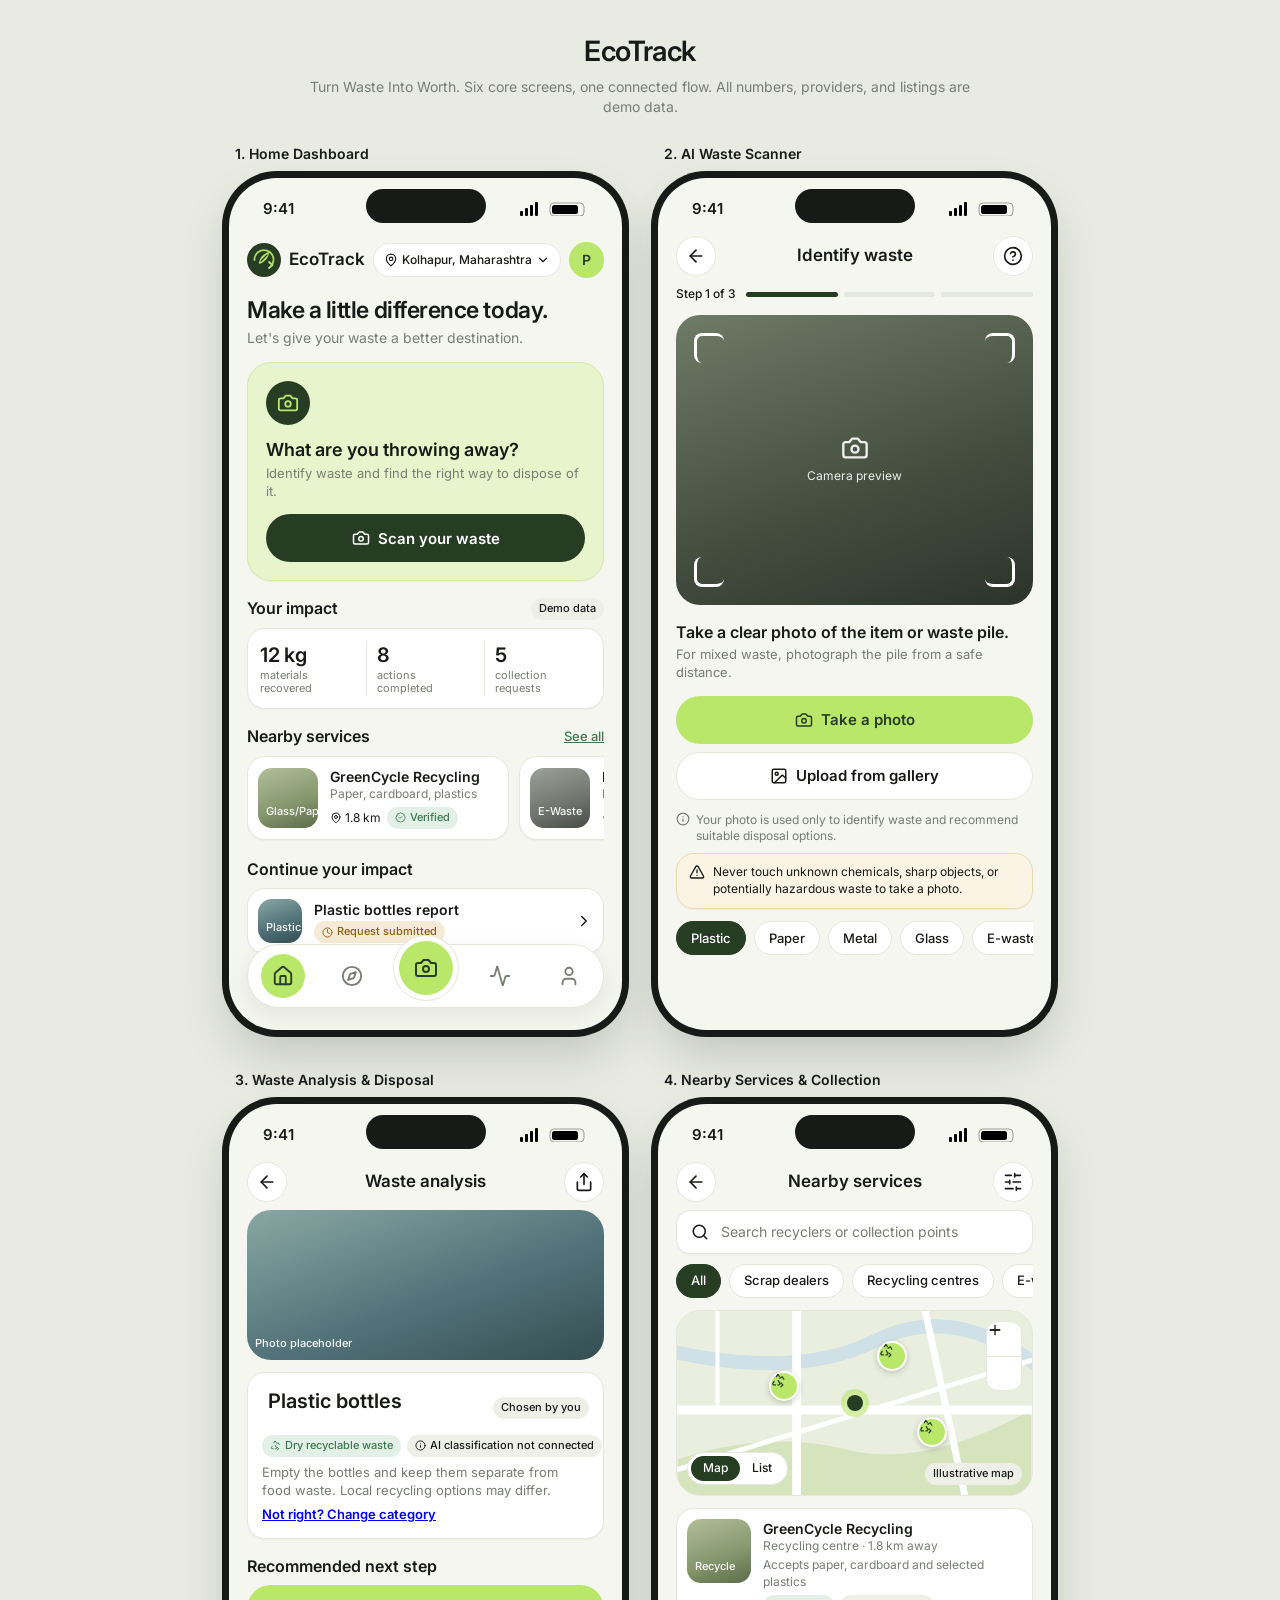
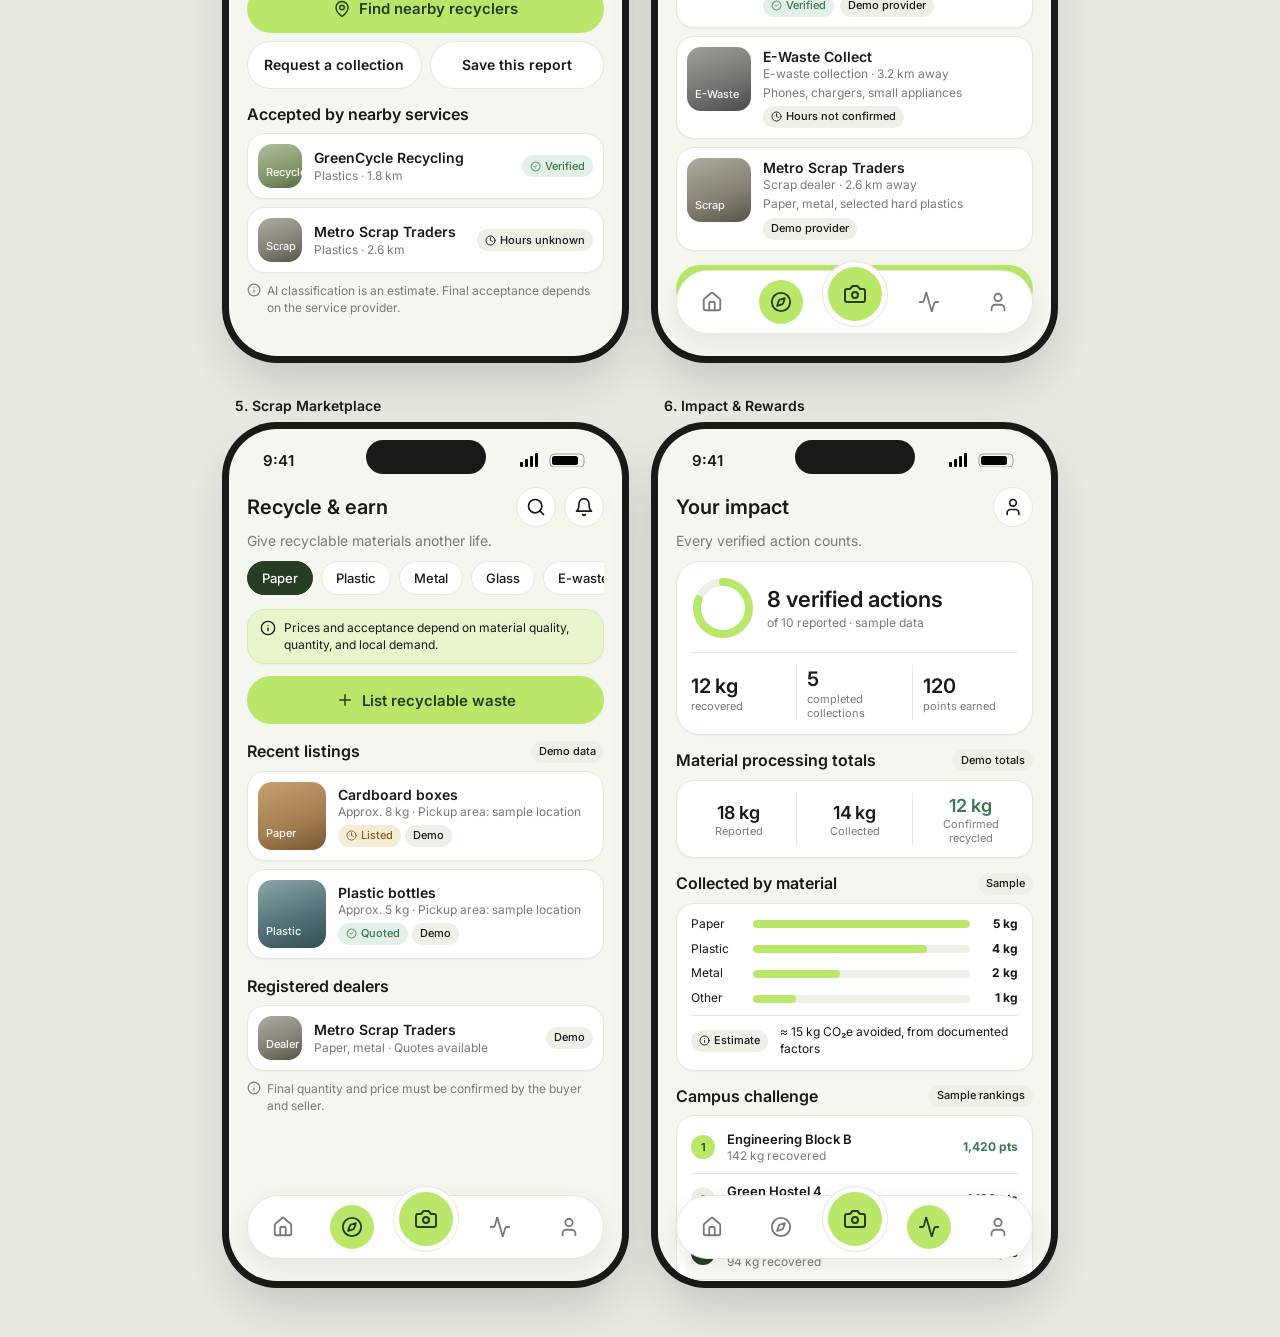
<file: prototype.html>
<!DOCTYPE html>
<html lang="en">
<head>
<meta charset="utf-8">
<meta name="viewport" content="width=device-width, initial-scale=1, viewport-fit=cover">
<title>EcoTrack – Turn Waste Into Worth</title>
<link rel="preconnect" href="https://fonts.googleapis.com">
<link href="https://fonts.googleapis.com/css2?family=Inter:wght@400;500;600&display=swap" rel="stylesheet">
<style>
:root{
  --bg:#F5F6F0;
  --tx:#171A16;
  --mu:#777D74;
  --br:#B9E769;
  --dk:#263D24;
  --bd:#E5E8DE;
  --ok:#3C7950;
  --wn:#B98532;
  --tint:#E8F5CC;
  box-sizing:border-box;
  padding-top:env(safe-area-inset-top,0px);
  padding-bottom:env(safe-area-inset-bottom,0px);
  color-scheme:light;
}
html{scroll-padding-top:env(safe-area-inset-top,0px)}
*,*::before,*::after{box-sizing:border-box;margin:0}
body{font:400 14px/1.4 Inter,system-ui,-apple-system,"Segoe UI",sans-serif;background:#E9EBE3;color:var(--tx)}
button{font:inherit;color:inherit;cursor:pointer}
.top{text-align:center;padding:32px 16px 0}
.top h1{font-size:28px;font-weight:600;letter-spacing:-.02em}
.top p{color:var(--mu);margin-top:6px;max-width:680px;margin-inline:auto}
.grid{display:grid;gap:40px 36px;justify-content:center;padding:28px 16px 56px;--s:1}
.cell h3{font-size:14px;font-weight:600;margin:0 0 14px 6px}
.wrap{width:calc(393px*var(--s));height:calc(852px*var(--s))}
.phone{
  width:393px;
  height:852px;
  border-radius:48px;
  background:var(--bg);
  position:relative;
  overflow:hidden;
  transform:scale(var(--s));
  transform-origin:0 0;
  box-shadow:0 0 0 7px #171A16,0 24px 48px rgba(23,26,22,.18);
  display:flex;
  flex-direction:column;
}
.phone::before{content:"";position:absolute;top:11px;left:50%;width:120px;height:34px;margin-left:-60px;border-radius:20px;background:#171A16;z-index:6}
.sb{flex:none;height:54px;display:flex;justify-content:space-between;align-items:center;padding:8px 34px 0;font-weight:600;font-size:15px;z-index:5}
.hd{flex:none;display:flex;align-items:center;justify-content:space-between;height:48px;padding:0 18px;gap:8px;z-index:5}
.hd h2{font-size:17px;font-weight:600}
.rb{width:40px;height:40px;border-radius:50%;background:#fff;border:1px solid var(--bd);display:grid;place-items:center;flex:none}
.bd{
  flex:1;
  overflow-y:auto;
  overflow-x:hidden;
  padding:0 18px 24px;
  -webkit-overflow-scrolling:touch;
  scrollbar-width:none;
}
.bd.has-nav{padding-bottom:102px}
.bd::-webkit-scrollbar{display:none}
.c{background:#fff;border:1px solid var(--bd);border-radius:18px;padding:14px;box-shadow:0 1px 2px rgba(23,26,22,.04)}
.c.l{border-radius:24px;padding:18px}
.sec{display:flex;justify-content:space-between;align-items:center;margin:16px 0 8px}
.sec h4{font-size:16px;font-weight:600}
.sec a{font-size:13px;font-weight:500;color:var(--ok)}
.mu{color:var(--mu)}.sm{font-size:12px}
.b{display:flex;align-items:center;justify-content:center;gap:8px;height:48px;width:100%;border-radius:999px;font-weight:600;font-size:15px;border:1px solid transparent}
.b.p{background:var(--br);color:var(--dk)}
.b.s{background:#fff;border-color:var(--bd)}
.b.d{background:var(--dk);color:#fff}
.bg{display:inline-flex;align-items:center;gap:4px;height:22px;padding:0 8px;border-radius:99px;font-size:11px;font-weight:500;background:#EEF0E8;white-space:nowrap}
.bg.ok{background:#E3F0E7;color:var(--ok)}
.bg.wn{background:#F6EBD6;color:#8A5F18}
.im{border-radius:14px;position:relative;overflow:hidden;display:flex;align-items:flex-end;padding:8px;color:rgba(255,255,255,.95);font-size:11px;font-weight:500;flex:none}
.pl{background:linear-gradient(160deg,#89A7A3,#53737A 55%,#344E52)}
.cb{background:linear-gradient(160deg,#C5A16F,#A47D4F 60%,#755632)}
.ew{background:linear-gradient(160deg,#9CA199,#6F756E 60%,#464B45)}
.st{background:linear-gradient(160deg,#B2BF99,#84966C 60%,#5B6C49)}
.mt{background:linear-gradient(160deg,#B0ABA0,#847F72 60%,#575247)}
.og{background:linear-gradient(160deg,#87AB73,#5C8447 60%,#3B5B28)}
.mx{background:linear-gradient(160deg,#B09A92,#7C665F 60%,#523F39)}
.row{display:flex;align-items:center;gap:12px}
.row .f{flex:1;min-width:0}
.nm{font-weight:600;font-size:14px}
.chips{display:flex;gap:8px;overflow-x:auto;scrollbar-width:none;white-space:nowrap;padding-bottom:2px}
.chips::-webkit-scrollbar{display:none}
.ch{height:34px;padding:0 14px;border-radius:99px;background:#fff;border:1px solid var(--bd);display:inline-flex;align-items:center;font-size:13px;font-weight:500;flex:none}
.ch.on{background:var(--dk);color:#fff;border-color:var(--dk)}
.nv{position:absolute;left:18px;right:18px;bottom:22px;height:64px;background:#fff;border:1px solid var(--bd);border-radius:999px;display:flex;align-items:center;justify-content:space-around;box-shadow:0 8px 24px rgba(23,26,22,.08);z-index:5}
.ni{width:44px;height:44px;border-radius:50%;display:grid;place-items:center;color:var(--mu);background:none;border:0}
.ni.on{background:var(--br);color:var(--dk)}
.ni.sc{width:54px;height:54px;background:var(--br);color:var(--dk);margin-top:-16px;box-shadow:0 0 0 5px #fff,0 0 0 6px var(--bd)}
.vf{height:290px;border-radius:24px;position:relative;background:linear-gradient(160deg,#6E7B66,#434D3E 60%,#2C342A);display:grid;place-items:center;color:rgba(255,255,255,.9);font-size:12px;overflow:hidden}
.vf s{position:absolute;width:30px;height:30px;border:3px solid #fff;border-radius:8px}
.vf .a{top:18px;left:18px;border-right:0;border-bottom:0}.vf .b2{top:18px;right:18px;border-left:0;border-bottom:0}
.vf .c2{bottom:18px;left:18px;border-right:0;border-top:0}.vf .d2{bottom:18px;right:18px;border-left:0;border-top:0}
.map{height:186px;border-radius:24px;position:relative;overflow:hidden;background:#E9EEDF;border:1px solid var(--bd)}
.map svg{position:absolute;inset:0}
.mk{position:absolute;width:30px;height:30px;border-radius:50%;background:var(--br);border:2px solid #fff;display:grid;place-items:center;color:var(--dk);box-shadow:0 2px 6px rgba(23,26,22,.2)}
.me{position:absolute;width:16px;height:16px;border-radius:50%;background:var(--dk);box-shadow:0 0 0 6px rgba(185,231,105,.6),0 0 0 2px #fff}
.zm{position:absolute;right:10px;top:10px;display:flex;flex-direction:column;background:#fff;border:1px solid var(--bd);border-radius:12px;overflow:hidden}
.zm span{width:34px;height:34px;display:grid;place-items:center;cursor:pointer}
.tg{position:absolute;left:10px;bottom:10px;display:flex;background:#fff;border:1px solid var(--bd);border-radius:99px;padding:3px;font-size:12px;font-weight:500}
.tg span{padding:4px 12px;border-radius:99px;cursor:pointer}.tg .on{background:var(--dk);color:#fff}
.bar{height:8px;border-radius:99px;background:#EEF0E8;overflow:hidden}.bar i{display:block;height:100%;background:var(--br);border-radius:99px}
.stat{flex:1;text-align:left}.stat b{display:block;font-size:20px;font-weight:600;letter-spacing:-.01em}.stat span{font-size:11px;color:var(--mu);line-height:1.25;display:block}
.dv{width:1px;align-self:stretch;background:var(--bd)}
.wnc{background:#FBF4E4;border-color:#EBD9B0}
.phone .c.row,.ch{cursor:pointer}
.phone.hl{animation:hl 1.4s}@keyframes hl{0%,60%{outline:4px solid #B9E769;outline-offset:12px}100%{outline:4px solid transparent;outline-offset:12px}}
@media (prefers-reduced-motion:reduce){.phone.hl{animation:none}}
.toast{position:fixed;left:50%;bottom:calc(24px + env(safe-area-inset-bottom,0px));transform:translate(-50%,20px);background:var(--dk);color:#fff;padding:10px 18px;border-radius:99px;font-size:13px;opacity:0;pointer-events:none;transition:.2s;z-index:100;max-width:90vw;text-align:center;box-shadow:0 8px 24px rgba(0,0,0,.2)}.toast.on{opacity:1;transform:translate(-50%,0)}
.ov{position:absolute;inset:0;background:rgba(23,26,22,.45);z-index:20;display:flex;align-items:flex-end}
.sh{background:#fff;border-radius:24px 24px 0 0;padding:20px 18px 28px;width:100%;max-height:85%;overflow-y:auto}
.sh label{display:block;font-size:12px;font-weight:500;color:var(--mu);margin:10px 0 4px}
.sh select,.sh input,.sh textarea{width:100%;height:44px;border:1px solid var(--bd);border-radius:14px;padding:0 12px;font:inherit;background:#fff;color:var(--tx)}
.sh textarea{height:64px;padding:10px 12px;resize:none}
.up{position:absolute;left:16px;right:16px;bottom:16px;background:rgba(23,26,22,.85);color:#fff;border-radius:14px;padding:10px 12px;display:grid;gap:6px;font-size:12px}.up .bar{background:rgba(255,255,255,.25)}
.sh-head{display:flex;align-items:center;justify-content:space-between;margin-bottom:8px}
.sh-head h3{font-size:18px;font-weight:600}
.close-btn{background:none;border:0;color:var(--mu);padding:4px;cursor:pointer}
.lb-rank{width:24px;height:24px;border-radius:50%;background:#EEF0E8;font-size:11px;font-weight:600;display:grid;place-items:center}
.lb-rank.gold{background:var(--br);color:var(--dk)}
</style>
</head>
<body>
<header class="top">
<h1>EcoTrack</h1>
<p>Turn Waste Into Worth. Six core screens, one connected flow. All numbers, providers, and listings are demo data.</p>
</header>
<main class="grid" id="g">

<!-- SCREEN 1: HOME DASHBOARD -->
<section class="cell"><h3>1. Home Dashboard</h3><div class="wrap"><div class="phone">
<div class="hd" style="height:56px">
 <div class="row" style="gap:8px">
  <svg width="34" height="34" viewBox="0 0 34 34" fill="none" aria-label="EcoTrack logo" style="flex:none">
   <circle cx="17" cy="17" r="17" fill="#263D24"/>
   <path d="M7.5 17 A9.5 9.5 0 1 1 24.5 22.5" stroke="#B9E769" stroke-width="1.8" stroke-linecap="round" fill="none" opacity="0.9"/>
   <path d="M22 25 L25.5 22 L22 19" stroke="#B9E769" stroke-width="1.8" stroke-linecap="round" stroke-linejoin="round" fill="none"/>
   <path d="M12 21 C12 14 18 10 22 9 C22 13 19 19 12 21 Z" fill="#B9E769"/>
   <path d="M14 18 C16 16 18 14 20 12" stroke="#263D24" stroke-width="1.2" stroke-linecap="round"/>
  </svg>
  <b style="font-weight:600;font-size:17px">EcoTrack</b>
 </div>
 <button class="ch" style="height:34px;gap:4px;padding:0 10px;font-size:12px" aria-label="Change location"><i d="pin" s="14"></i><span>Kolhapur, Maharashtra</span><i d="chevd" s="14"></i></button>
 <span style="width:36px;height:36px;border-radius:50%;background:var(--br);color:var(--dk);display:grid;place-items:center;font-weight:600" aria-label="Profile">P</span>
</div>
<div class="bd has-nav">
 <h1 style="font-size:23px;font-weight:600;letter-spacing:-.02em;margin-top:6px">Make a little difference today.</h1>
 <p class="mu" style="margin:2px 0 14px">Let's give your waste a better destination.</p>
 <div class="c l" style="background:var(--tint);border-color:#D6E8AE">
  <span style="width:44px;height:44px;border-radius:50%;background:var(--dk);color:var(--br);display:grid;place-items:center"><i d="cam" s="22"></i></span>
  <h3 style="font-size:18px;font-weight:600;margin:12px 0 2px">What are you throwing away?</h3>
  <p class="mu" style="font-size:13px;margin-bottom:14px">Identify waste and find the right way to dispose of it.</p>
  <button class="b d"><i d="cam" s="18"></i>Scan your waste</button>
 </div>
 <div class="sec"><h4>Your impact</h4><span class="bg">Demo data</span></div>
 <div class="c row" style="gap:10px;padding:12px">
  <div class="stat"><b>12 kg</b><span>materials recovered</span></div><div class="dv"></div>
  <div class="stat"><b>8</b><span>actions completed</span></div><div class="dv"></div>
  <div class="stat"><b>5</b><span>collection requests</span></div>
 </div>
 <div class="sec"><h4>Nearby services</h4><a href="#">See all</a></div>
 <div class="chips" style="gap:10px">
  <div class="c row" style="width:262px;padding:10px;flex:none;white-space:normal"><div class="im st" style="width:60px;height:60px">Glass/Paper</div><div class="f"><div class="nm">GreenCycle Recycling</div><div class="mu sm">Paper, cardboard, plastics</div><div class="row" style="gap:6px;margin-top:4px"><span class="sm"><i d="pin" s="12"></i> 1.8 km</span><span class="bg ok"><i d="chk" s="11"></i>Verified</span></div></div></div>
  <div class="c row" style="width:262px;padding:10px;flex:none;white-space:normal"><div class="im ew" style="width:60px;height:60px">E-Waste</div><div class="f"><div class="nm">E-Waste Collect</div><div class="mu sm">Phones, chargers, cables</div><div class="row" style="gap:6px;margin-top:4px"><span class="sm"><i d="pin" s="12"></i> 3.2 km</span><span class="bg">Demo</span></div></div></div>
 </div>
 <div class="sec"><h4>Continue your impact</h4></div>
 <div class="c row" style="padding:10px"><div class="im pl" style="width:44px;height:44px">Plastic</div><div class="f"><div class="nm">Plastic bottles report</div><span class="bg wn" style="margin-top:2px"><i d="clk" s="11"></i>Request submitted</span></div><i d="chev" s="18"></i></div>
</div>
<nav class="nv" data-a="0"></nav>
</div></div></section>

<!-- SCREEN 2: AI WASTE SCANNER -->
<section class="cell"><h3>2. AI Waste Scanner</h3><div class="wrap"><div class="phone">
<div class="hd"><button class="rb" aria-label="Back"><i d="back" s="20"></i></button><h2>Identify waste</h2><button class="rb" aria-label="Help"><i d="help" s="20"></i></button></div>
<div class="bd">
 <div class="row" style="margin:6px 0 12px;gap:10px"><span class="sm" style="font-weight:500;white-space:nowrap">Step 1 of 3</span><div class="row f" style="gap:6px"><i style="flex:1;height:5px;border-radius:9px;background:var(--dk)"></i><i style="flex:1;height:5px;border-radius:9px;background:var(--bd)"></i><i style="flex:1;height:5px;border-radius:9px;background:var(--bd)"></i></div></div>
 <div class="vf"><s class="a"></s><s class="b2"></s><s class="c2"></s><s class="d2"></s><span style="display:flex;flex-direction:column;align-items:center;gap:6px"><i d="cam" s="28"></i>Camera preview</span></div>
 <h3 style="font-size:16px;font-weight:600;margin:16px 0 2px">Take a clear photo of the item or waste pile.</h3>
 <p class="mu" style="font-size:13px;margin-bottom:14px">For mixed waste, photograph the pile from a safe distance.</p>
 <button class="b p"><i d="cam" s="18"></i>Take a photo</button>
 <button class="b s" style="margin-top:8px"><i d="img" s="18"></i>Upload from gallery</button>
 <p class="mu sm row" style="gap:6px;margin:12px 0 8px;align-items:flex-start"><i d="info" s="14"></i><span>Your photo is used only to identify waste and recommend suitable disposal options.</span></p>
 <div class="c wnc row" style="padding:10px 12px;align-items:flex-start;gap:8px;font-size:12px"><i d="warn" s="16"></i><span>Never touch unknown chemicals, sharp objects, or potentially hazardous waste to take a photo.</span></div>
 <div class="chips" style="margin-top:12px"><span class="ch on">Plastic</span><span class="ch">Paper</span><span class="ch">Metal</span><span class="ch">Glass</span><span class="ch">E-waste</span><span class="ch">Organic</span><span class="ch">Mixed waste</span></div>
</div>
</div></div></section>

<!-- SCREEN 3: WASTE ANALYSIS & DISPOSAL -->
<section class="cell"><h3>3. Waste Analysis &amp; Disposal</h3><div class="wrap"><div class="phone">
<div class="hd"><button class="rb" aria-label="Back"><i d="back" s="20"></i></button><h2>Waste analysis</h2><button class="rb" aria-label="Share"><i d="share" s="20"></i></button></div>
<div class="bd">
 <div class="im pl" style="height:150px;border-radius:24px;margin-top:4px">Photo placeholder</div>
 <div class="c" style="margin-top:12px">
  <div class="row" style="justify-content:space-between"><h3 style="font-size:20px;font-weight:600">Plastic bottles</h3><span class="bg">Chosen by you</span></div>
  <div class="row" style="gap:6px;margin:6px 0"><span class="bg ok"><i d="rec" s="11"></i>Dry recyclable waste</span><span class="bg"><i d="info" s="11"></i>AI classification not connected</span></div>
  <p class="mu" style="font-size:13px">Empty the bottles and keep them separate from food waste. Local recycling options may differ.</p>
  <a href="#" style="display:inline-block;margin-top:6px;font-size:13px;font-weight:600;text-decoration:underline">Not right? Change category</a>
 </div>
 
 <!-- Restrained warning card for hazardous or mixed streams -->
 <div class="c wnc row warn-card" style="margin-top:10px;padding:10px 12px;align-items:flex-start;gap:8px;font-size:12px;display:none">
  <i d="warn" s="16"></i><span class="warn-text">Needs specialist collection: Do not mix with household trash.</span>
 </div>

 <div class="sec"><h4>Recommended next step</h4></div>
 <button class="b p"><i d="pin" s="18"></i>Find nearby recyclers</button>
 <div class="row" style="gap:8px;margin-top:8px"><button class="b s" style="font-size:14px">Request a collection</button><button class="b s" style="font-size:14px">Save this report</button></div>
 <div class="sec" style="margin-top:14px"><h4>Accepted by nearby services</h4></div>
 <div class="c row" style="padding:10px;margin-bottom:8px" data-prov="GreenCycle Recycling"><div class="im st" style="width:44px;height:44px">Recycle</div><div class="f"><div class="nm">GreenCycle Recycling</div><div class="mu sm">Plastics · 1.8 km</div></div><span class="bg ok"><i d="chk" s="11"></i>Verified</span></div>
 <div class="c row" style="padding:10px;margin-bottom:10px" data-prov="Metro Scrap Traders"><div class="im mt" style="width:44px;height:44px">Scrap</div><div class="f"><div class="nm">Metro Scrap Traders</div><div class="mu sm">Plastics · 2.6 km</div></div><span class="bg"><i d="clk" s="11"></i>Hours unknown</span></div>
 <p class="mu sm row" style="gap:6px;align-items:flex-start"><i d="info" s="14"></i><span>AI classification is an estimate. Final acceptance depends on the service provider.</span></p>
</div>
</div></div></section>

<!-- SCREEN 4: NEARBY SERVICES & COLLECTION -->
<section class="cell"><h3>4. Nearby Services &amp; Collection</h3><div class="wrap"><div class="phone">
<div class="hd"><button class="rb" aria-label="Back"><i d="back" s="20"></i></button><h2>Nearby services</h2><button class="rb" aria-label="Filter"><i d="sl" s="20"></i></button></div>
<div class="bd has-nav">
 <div class="c row" style="height:44px;padding:0 14px;border-radius:14px;margin:4px 0 10px"><i d="search" s="18"></i><span class="mu">Search recyclers or collection points</span></div>
 <div class="chips" style="margin-bottom:10px"><span class="ch on">All</span><span class="ch">Scrap dealers</span><span class="ch">Recycling centres</span><span class="ch">E-waste</span><span class="ch">Collection services</span></div>
 <div class="map">
  <svg viewBox="0 0 357 186" width="100%" height="100%" aria-hidden="true"><path d="M0 150 Q90 120 170 140 T357 100 V186 H0Z" fill="#D5E4BD"/><path d="M-10 40 Q120 70 200 30 T370 60" stroke="#CFE0E6" stroke-width="14" fill="none"/><g stroke="#fff" stroke-linecap="round" fill="none"><path d="M0 100 H357" stroke-width="9"/><path d="M120 0 V186" stroke-width="9"/><path d="M250 0 L290 186" stroke-width="7"/><path d="M0 160 L357 50" stroke-width="5"/><path d="M40 0 V100" stroke-width="4"/></g></svg>
  <span class="me" style="left:170px;top:84px"></span>
  <span class="mk" style="left:92px;top:60px"><i d="rec" s="15"></i></span><span class="mk" style="left:240px;top:106px"><i d="rec" s="15"></i></span><span class="mk" style="left:200px;top:30px"><i d="rec" s="15"></i></span>
  <div class="zm"><span><i d="plus" s="16"></i></span><span style="border-top:1px solid var(--bd)"><i d="minus" s="16"></i></span></div>
  <div class="tg"><span class="on">Map</span><span>List</span></div>
  <span class="bg" style="position:absolute;right:10px;bottom:10px">Illustrative map</span>
 </div>
 <div class="c row" style="margin-top:12px;padding:10px;align-items:flex-start" data-prov="GreenCycle Recycling"><div class="im st" style="width:64px;height:64px">Recycle</div><div class="f"><div class="nm">GreenCycle Recycling</div><div class="mu sm">Recycling centre · 1.8 km away</div><div class="mu sm" style="margin:2px 0 4px">Accepts paper, cardboard and selected plastics</div><div class="row" style="gap:6px"><span class="bg ok"><i d="chk" s="11"></i>Verified</span><span class="bg">Demo provider</span></div></div></div>
 <div class="c row" style="margin-top:8px;padding:10px;align-items:flex-start" data-prov="E-Waste Collect"><div class="im ew" style="width:64px;height:64px">E-Waste</div><div class="f"><div class="nm">E-Waste Collect</div><div class="mu sm">E-waste collection · 3.2 km away</div><div class="mu sm" style="margin:2px 0 4px">Phones, chargers, small appliances</div><span class="bg"><i d="clk" s="11"></i>Hours not confirmed</span></div></div>
 <div class="c row" style="margin-top:8px;padding:10px;align-items:flex-start" data-prov="Metro Scrap Traders"><div class="im mt" style="width:64px;height:64px">Scrap</div><div class="f"><div class="nm">Metro Scrap Traders</div><div class="mu sm">Scrap dealer · 2.6 km away</div><div class="mu sm" style="margin:2px 0 4px">Paper, metal, selected hard plastics</div><span class="bg">Demo provider</span></div></div>
 <button class="b p" style="margin-top:14px">Request a collection</button>
</div>
<nav class="nv" data-a="1"></nav>
</div></div></section>

<!-- SCREEN 5: SCRAP MARKETPLACE -->
<section class="cell"><h3>5. Scrap Marketplace</h3><div class="wrap"><div class="phone">
<div class="hd"><h2 style="font-size:20px">Recycle &amp; earn</h2><div class="row" style="gap:8px"><button class="rb" aria-label="Search"><i d="search" s="20"></i></button><button class="rb" aria-label="Notifications"><i d="bell" s="20"></i></button></div></div>
<div class="bd has-nav">
 <p class="mu" style="margin:0 0 10px">Give recyclable materials another life.</p>
 <div class="chips"><span class="ch on">Paper</span><span class="ch">Plastic</span><span class="ch">Metal</span><span class="ch">Glass</span><span class="ch">E-waste</span></div>
 <div class="c row" style="margin:12px 0;padding:10px 12px;align-items:flex-start;gap:8px;font-size:12px;background:var(--tint);border-color:#D6E8AE"><i d="info" s="16"></i><span>Prices and acceptance depend on material quality, quantity, and local demand.</span></div>
 <button class="b p"><i d="plus" s="18"></i>List recyclable waste</button>
 <div class="sec"><h4>Recent listings</h4><span class="bg">Demo data</span></div>
 <div class="mkt-feed">
  <div class="c row mkt-item" style="padding:10px;margin-bottom:8px" data-id="LST-101" data-m="Paper" data-qty="8" data-area="Sample location" data-asking="Open to quotes" data-status="Listed"><div class="im cb" style="width:68px;height:68px">Paper</div><div class="f"><div class="nm">Cardboard boxes</div><div class="mu sm">Approx. 8 kg · Pickup area: sample location</div><div class="row" style="gap:4px;margin-top:4px"><span class="bg wn status-badge"><i d="clk" s="11"></i>Listed</span><span class="bg">Demo</span></div></div></div>
  <div class="c row mkt-item" style="padding:10px;margin-bottom:8px" data-id="LST-102" data-m="Plastic" data-qty="5" data-area="Sample location" data-asking="₹14/kg" data-status="Quoted"><div class="im pl" style="width:68px;height:68px">Plastic</div><div class="f"><div class="nm">Plastic bottles</div><div class="mu sm">Approx. 5 kg · Pickup area: sample location</div><div class="row" style="gap:4px;margin-top:4px"><span class="bg ok status-badge"><i d="chk" s="11"></i>Quoted</span><span class="bg">Demo</span></div></div></div>
 </div>
 <div class="sec"><h4>Registered dealers</h4></div>
 <div class="c row" style="padding:10px"><div class="im mt" style="width:44px;height:44px">Dealer</div><div class="f"><div class="nm">Metro Scrap Traders</div><div class="mu sm">Paper, metal · Quotes available</div></div><span class="bg">Demo</span></div>
 <p class="mu sm row" style="gap:6px;margin-top:10px;align-items:flex-start"><i d="info" s="14"></i><span>Final quantity and price must be confirmed by the buyer and seller.</span></p>
</div>
<nav class="nv" data-a="1"></nav>
</div></div></section>

<!-- SCREEN 6: IMPACT & REWARDS -->
<section class="cell"><h3>6. Impact &amp; Rewards</h3><div class="wrap"><div class="phone">
<div class="hd"><h2 style="font-size:20px">Your impact</h2><button class="rb" aria-label="Settings"><i d="user" s="20"></i></button></div>
<div class="bd has-nav">
 <p class="mu" style="margin:0 0 10px">Every verified action counts.</p>
 <div class="c l" style="padding:14px">
  <div class="row"><svg width="64" height="64" viewBox="0 0 64 64" aria-hidden="true"><circle cx="32" cy="32" r="26" fill="none" stroke="#EEF0E8" stroke-width="8"/><circle cx="32" cy="32" r="26" fill="none" stroke="#B9E769" stroke-width="8" stroke-linecap="round" stroke-dasharray="130.7 163.4" transform="rotate(-90 32 32)"/></svg>
  <div class="f"><b style="font-size:22px;font-weight:600">8 verified actions</b><div class="mu sm">of 10 reported · sample data</div></div></div>
  <div class="row" style="gap:10px;margin-top:12px;padding-top:12px;border-top:1px solid var(--bd)"><div class="stat"><b>12 kg</b><span>recovered</span></div><div class="dv"></div><div class="stat"><b>5</b><span>completed collections</span></div><div class="dv"></div><div class="stat"><b>120</b><span>points earned</span></div></div>
 </div>

 <!-- Separate Totals for Reported, Collected, and Confirmed Recycled -->
 <div class="sec" style="margin-top:14px"><h4>Material processing totals</h4><span class="bg">Demo totals</span></div>
 <div class="c row" style="gap:8px;padding:12px;text-align:center">
  <div class="stat" style="text-align:center"><b style="font-size:18px">18 kg</b><span style="font-size:11px">Reported</span></div><div class="dv"></div>
  <div class="stat" style="text-align:center"><b style="font-size:18px">14 kg</b><span style="font-size:11px">Collected</span></div><div class="dv"></div>
  <div class="stat" style="text-align:center"><b style="font-size:18px;color:var(--ok)">12 kg</b><span style="font-size:11px">Confirmed recycled</span></div>
 </div>

 <div class="sec" style="margin-top:14px"><h4>Collected by material</h4><span class="bg">Sample</span></div>
 <div class="c" style="padding:12px 14px;display:grid;gap:8px">
  <div class="row"><span class="sm" style="width:50px">Paper</span><div class="bar f"><i style="width:100%"></i></div><b class="sm" style="width:36px;text-align:right">5 kg</b></div>
  <div class="row"><span class="sm" style="width:50px">Plastic</span><div class="bar f"><i style="width:80%"></i></div><b class="sm" style="width:36px;text-align:right">4 kg</b></div>
  <div class="row"><span class="sm" style="width:50px">Metal</span><div class="bar f"><i style="width:40%"></i></div><b class="sm" style="width:36px;text-align:right">2 kg</b></div>
  <div class="row"><span class="sm" style="width:50px">Other</span><div class="bar f"><i style="width:20%"></i></div><b class="sm" style="width:36px;text-align:right">1 kg</b></div>
  <div class="row" style="border-top:1px solid var(--bd);padding-top:8px"><span class="bg"><i d="info" s="11"></i>Estimate</span><span class="sm f">≈ 15 kg CO₂e avoided, from documented factors</span></div>
 </div>

 <!-- Campus Challenge Leaderboard Preview -->
 <div class="sec" style="margin-top:14px"><h4>Campus challenge</h4><span class="bg">Sample rankings</span></div>
 <div class="c" style="padding:6px 14px">
  <div class="row" style="padding:8px 0;border-bottom:1px solid var(--bd)">
   <span class="lb-rank gold">1</span>
   <div class="f"><div class="nm" style="font-size:13px">Engineering Block B</div><div class="mu sm">142 kg recovered</div></div>
   <b class="sm" style="color:var(--ok)">1,420 pts</b>
  </div>
  <div class="row" style="padding:8px 0;border-bottom:1px solid var(--bd)">
   <span class="lb-rank">2</span>
   <div class="f"><div class="nm" style="font-size:13px">Green Hostel 4</div><div class="mu sm">118 kg recovered</div></div>
   <b class="sm">1,180 pts</b>
  </div>
  <div class="row" style="padding:8px 0;border-bottom:1px solid var(--bd);background:#FAFCF6;border-radius:10px;margin:2px -6px;padding:8px 6px">
   <span class="lb-rank" style="background:var(--dk);color:#fff">3</span>
   <div class="f"><div class="nm" style="font-size:13px">Science Annex (You)</div><div class="mu sm">94 kg recovered</div></div>
   <b class="sm" style="color:var(--dk)">940 pts</b>
  </div>
  <div class="row" style="padding:8px 0">
   <span class="lb-rank">4</span>
   <div class="f"><div class="nm" style="font-size:13px">Central Library</div><div class="mu sm">76 kg recovered</div></div>
   <b class="sm">760 pts</b>
  </div>
 </div>

 <div class="sec" style="margin:14px 0 6px"><h4>Reward history</h4></div>
 <div class="c" style="padding:4px 14px">
  <div class="row" style="padding:7px 0;border-bottom:1px solid var(--bd)"><div class="f"><div class="nm" style="font-size:13px">Cardboard handover confirmed</div><div class="mu sm">4 Oct 2026</div></div><b class="sm">+30 pts</b></div>
  <div class="row" style="padding:7px 0"><div class="f"><div class="nm" style="font-size:13px">Plastic collection verified</div><div class="mu sm">22 Sep 2026</div></div><b class="sm">+40 pts</b></div>
 </div>
 
 <div class="row" style="gap:8px;margin:10px 0">
  <div class="c f" style="padding:8px;text-align:center;font-size:11px;font-weight:500;line-height:1.25"><span style="color:var(--ok)"><i d="chk" s="16"></i></span><br>First verified recycling</div>
  <div class="c f" style="padding:8px;text-align:center;font-size:11px;font-weight:500;line-height:1.25"><span class="mu"><i d="leaf" s="16"></i></span><br>Community contributor</div>
  <div class="c f" style="padding:8px;text-align:center;font-size:11px;font-weight:500;line-height:1.25"><span class="mu"><i d="rec" s="16"></i></span><br>Consistent recycler</div>
 </div>
 <button class="b p" style="height:44px;margin-bottom:6px">Explore more ways to help</button>
</div>
<nav class="nv" data-a="3"></nav>
</div></div></section>

</main>

<script>
var P={
  back:'<path d="m12 19-7-7 7-7"/><path d="M19 12H5"/>',
  cam:'<path d="M14.5 4h-5L7 7H4a2 2 0 0 0-2 2v9a2 2 0 0 0 2 2h16a2 2 0 0 0 2-2V9a2 2 0 0 0-2-2h-3l-2.5-3z"/><circle cx="12" cy="13" r="3"/>',
  house:'<path d="M15 21v-8a1 1 0 0 0-1-1h-4a1 1 0 0 0-1 1v8"/><path d="M3 10a2 2 0 0 1 .7-1.5l7-6a2 2 0 0 1 2.6 0l7 6A2 2 0 0 1 21 10v9a2 2 0 0 1-2 2H5a2 2 0 0 1-2-2z"/>',
  compass:'<circle cx="12" cy="12" r="10"/><path d="m16.2 7.8-1.8 5.4a2 2 0 0 1-1.3 1.3L7.8 16.2l1.8-5.4a2 2 0 0 1 1.3-1.3z"/>',
  act:'<path d="M22 12h-2.5a2 2 0 0 0-1.9 1.5l-2.3 8.4a.25.25 0 0 1-.5 0L9.2 2.2a.25.25 0 0 0-.5 0l-2.3 8.4A2 2 0 0 1 4.5 12H2"/>',
  user:'<path d="M19 21v-2a4 4 0 0 0-4-4H9a4 4 0 0 0-4 4v2"/><circle cx="12" cy="7" r="4"/>',
  help:'<circle cx="12" cy="12" r="10"/><path d="M9.1 9a3 3 0 0 1 5.8 1c0 2-3 3-3 3"/><path d="M12 17h.01"/>',
  share:'<path d="M4 12v8a2 2 0 0 0 2 2h12a2 2 0 0 0 2-2v-8"/><path d="m16 6-4-4-4 4"/><path d="M12 2v13"/>',
  search:'<circle cx="11" cy="11" r="8"/><path d="m21 21-4.3-4.3"/>',
  bell:'<path d="M6 8a6 6 0 0 1 12 0c0 7 3 9 3 9H3s3-2 3-9"/><path d="M10.3 21a1.94 1.94 0 0 0 3.4 0"/>',
  sl:'<path d="M21 4h-7M10 4H3M21 12h-9M8 12H3M21 20h-5M12 20H3M14 2v4M8 10v4M16 18v4"/>',
  pin:'<path d="M20 10c0 6-8 12-8 12s-8-6-8-12a8 8 0 0 1 16 0Z"/><circle cx="12" cy="10" r="3"/>',
  chk:'<path d="M3.9 8.6a4 4 0 0 1 4.7-4.8 4 4 0 0 1 6.8 0 4 4 0 0 1 4.8 4.8 4 4 0 0 1 0 6.8 4 4 0 0 1-4.8 4.8 4 4 0 0 1-6.8 0 4 4 0 0 1-4.7-4.8 4 4 0 0 1 0-6.8Z"/><path d="m9 12 2 2 4-4"/>',
  info:'<circle cx="12" cy="12" r="10"/><path d="M12 16v-4M12 8h.01"/>',
  warn:'<path d="m21.7 18-8-14a2 2 0 0 0-3.5 0l-8 14A2 2 0 0 0 4 21h16a2 2 0 0 0 1.7-3"/><path d="M12 9v4M12 17h.01"/>',
  chev:'<path d="m9 18 6-6-6-6"/>',
  chevd:'<path d="m6 9 6 6 6-6"/>',
  plus:'<path d="M5 12h14M12 5v14"/>',
  minus:'<path d="M5 12h14"/>',
  leaf:'<path d="M11 20A7 7 0 0 1 9.8 6.1C15.5 5 17 4.5 19 2c1 2 2 4.2 2 8 0 5.5-4.8 10-10 10Z"/><path d="M2 21c0-3 1.9-5.4 5.1-6C9.5 14.5 12 13 13 12"/>',
  img:'<rect width="18" height="18" x="3" y="3" rx="2"/><circle cx="9" cy="9" r="2"/><path d="m21 15-3.1-3.1a2 2 0 0 0-2.8 0L6 21"/>',
  clk:'<circle cx="12" cy="12" r="10"/><path d="M12 6v6l4 2"/>',
  rec:'<path d="M7 19H4.8a1.8 1.8 0 0 1-1.6-2.7L5 13.5"/><path d="m11 19 1.5 0a1.8 1.8 0 0 0 1.5-2.7L11.5 12"/><path d="M16 16l3 3-3 3"/><path d="m8.5 6 2.5-4 2.5 4"/><path d="M14.5 8.5 18 6l2.5 4"/>',
  close:'<path d="M18 6 6 18M6 6l12 12"/>',
  tag:'<path d="M12 2H2v10l9.29 9.29c.94.94 2.48.94 3.42 0l6.58-6.58c.94-.94.94-2.48 0-3.42L12 2Z"/><circle cx="7" cy="7" r=".5" fill="currentColor"/>'
};

var N=[['house','Home'],['compass','Explore'],['cam','Scan'],['act','Activity'],['user','Profile']];
document.querySelectorAll('.nv').forEach(function(n){
  var a=+n.dataset.a;
  n.innerHTML=N.map(function(x,i){
    return '<button class="ni'+(i==a?' on':'')+(i==2?' sc':'')+'" aria-label="'+x[1]+(i==a?' (current)':'')+'"><i d="'+x[0]+'" s="'+(i==2?24:22)+'"></i></button>';
  }).join('');
});

document.querySelectorAll('.phone').forEach(function(p){
  p.insertAdjacentHTML('afterbegin','<div class="sb"><span>9:41</span><svg width="68" height="14" viewBox="0 0 68 14" aria-hidden="true"><rect x="0" y="9" width="3" height="5" rx="1"/><rect x="5" y="6" width="3" height="8" rx="1"/><rect x="10" y="3" width="3" height="11" rx="1"/><rect x="15" y="0" width="3" height="14" rx="1"/><rect x="30" y="1" width="34" height="13" rx="4" fill="none" stroke="#171A16" opacity=".4"/><rect x="32" y="3" width="26" height="9" rx="2.5"/></svg></div>');
});

document.querySelectorAll('i[d]').forEach(function(e){
  var s=e.getAttribute('s')||18;
  e.outerHTML='<svg width="'+s+'" height="'+s+'" viewBox="0 0 24 24" fill="none" stroke="currentColor" stroke-width="2" stroke-linecap="round" stroke-linejoin="round" aria-hidden="true" style="flex:none;vertical-align:-2px">'+P[e.getAttribute('d')]+'</svg>';
});

function fit(){
  var w=innerWidth,c=w>=1380?3:w>=950?2:1,s=Math.min(1,(w-32-(c-1)*36-14)/(c*393)),g=document.getElementById('g');
  g.style.setProperty('--s',s);
  g.style.gridTemplateColumns='repeat('+c+',auto)';
}
fit();
addEventListener('resize',fit);

(function(){
var C=[].slice.call(document.querySelectorAll('.cell')),
    ph=function(i){return C[i].querySelector('.phone')},
    $=function(p,s){return [].slice.call(p.querySelectorAll(s))};

var T=document.createElement('div');
T.className='toast';
T.setAttribute('role','status');
document.body.appendChild(T);
var tt,toast=function(m){
  T.textContent=m;
  T.classList.add('on');
  clearTimeout(tt);
  tt=setTimeout(function(){T.classList.remove('on')},2600);
};

var go=function(i){
  C[i].scrollIntoView({behavior:'smooth',block:'center',inline:'center'});
  var p=ph(i);
  p.classList.remove('hl');
  void p.offsetWidth;
  p.classList.add('hl');
};

var cat='Plastic',img=null,loc='Kolhapur, Maharashtra',notes={};

var K={
  Plastic:['Plastic bottles','Dry recyclable waste','Empty the bottles and keep them separate from food waste. Local recycling options may differ.',false],
  Paper:['Paper and cardboard','Dry recyclable waste','Keep it dry and flat, and separate from food waste. Local recycling options may differ.',false],
  Metal:['Metal items','Dry recyclable waste','Rinse cans and wrap sharp edges. Local recycling options may differ.',false],
  Glass:['Glass bottles & jars','Dry recyclable waste','Keep glass separate and wrapped so it cannot cut anyone. Local recycling options may differ.',false],
  'E-waste':['Electronic waste','Needs specialist collection','Do not put it in household waste. Hand it to an authorised e-waste collection service.',true,'Needs specialist collection: Do not mix with household trash. Hand over to authorised e-waste recyclers.'],
  Organic:['Organic & food waste','Wet waste','Keep it separate from dry waste and use a compost or wet-waste collection.',false],
  'Mixed waste':['Mixed waste pile','Needs manual segregation','Segregate into dry and wet streams before disposal to improve resource recovery.',true,'Needs manual segregation: Mixed waste cannot be recycled directly. Please separate dry materials from wet organic waste to enable recovery.']
};

var A={'GreenCycle Recycling':['Plastic','Paper'],'Metro Scrap Traders':['Paper','Metal','Plastic'],'E-Waste Collect':['E-waste']};
var D={'GreenCycle Recycling':'1.8 km','Metro Scrap Traders':'2.6 km','E-Waste Collect':'3.2 km'};
var S={'GreenCycle Recycling':'Recycling centres','E-Waste Collect':'E-waste','Metro Scrap Traders':'Scrap dealers'};
var M={'Cardboard boxes':'Paper','Plastic bottles':'Plastic'};
var IM={Paper:'cb',Plastic:'pl',Metal:'mt',Glass:'st','E-waste':'ew',Organic:'og','Mixed waste':'mx'};

var PROVIDERS={
  'GreenCycle Recycling':{
    name:'GreenCycle Recycling',
    type:'Recycling centre',
    dist:'1.8 km away',
    verified:true,
    badge:'Verified',
    accepted:['Paper','Cardboard','Plastics (PET, HDPE)'],
    area:'Within 5 km radius of central Kolhapur',
    options:'Doorstep collection (scheduled) · Depot drop-off available',
    note:'Demo provider · Verified facility standards · Operating hours subject to confirmation'
  },
  'E-Waste Collect':{
    name:'E-Waste Collect',
    type:'E-waste collection',
    dist:'3.2 km away',
    verified:false,
    badge:'Demo',
    accepted:['Smartphones','Chargers','Cables','Small appliances'],
    area:'Kolhapur city municipal limits',
    options:'Specialised e-waste drives · Authorised depot drop-off',
    note:'Demo provider · Authorised dismantle partner · Operating hours not confirmed'
  },
  'Metro Scrap Traders':{
    name:'Metro Scrap Traders',
    type:'Scrap dealer',
    dist:'2.6 km away',
    verified:false,
    badge:'Demo',
    accepted:['Paper & cardboard','Metals (Iron, Aluminium)','Hard plastics'],
    area:'Kolhapur industrial belt and residential sectors',
    options:'Doorstep pickup for batches > 10 kg · Spot digital weighing',
    note:'Demo provider · Commercial scrap trader · Instant quotation available'
  }
};

var o=function(a,v){return a.map(function(x){return '<option'+(x==v?' selected':'')+'>'+x+'</option>'}).join('')};
var ic=function(n,s){return '<svg width="'+s+'" height="'+s+'" viewBox="0 0 24 24" fill="none" stroke="currentColor" stroke-width="2" stroke-linecap="round" stroke-linejoin="round" aria-hidden="true" style="vertical-align:-2px">'+P[n]+'</svg>'};
var nm=function(c){var e=c.querySelector('.nm');return e&&e.textContent},ty=function(c){return c.dataset.m||S[nm(c)]||M[nm(c)]};

function empty(i,msg,anchor,show){
  var n=notes[i];
  if(!n){
    n=notes[i]=document.createElement('p');
    n.className='mu sm';
    n.style.cssText='text-align:center;padding:12px 0';
  }
  n.textContent=msg;
  if(anchor&&anchor.parentNode)anchor.after(n);
  n.hidden=!show;
}

function sheet(i,h){
  var p=ph(i),v=document.createElement('div');
  v.className='ov';
  v.innerHTML='<div class="sh">'+h+'</div>';
  p.appendChild(v);
  v.onclick=function(e){if(e.target==v)v.remove()};
  var closeBtn=v.querySelector('.close-btn');
  if(closeBtn)closeBtn.onclick=function(){v.remove()};
  return v;
}

function show3(){
  var k=K[cat]||K.Plastic,p=ph(2),c=p.querySelector('.c'),b=c.querySelectorAll('.bg');
  c.querySelector('h3').textContent=k[0];
  b[0].textContent='Chosen by you';
  b[1].innerHTML=ic(k[3]?'warn':'rec',11)+'<span>'+k[1]+'</span>';
  b[1].className='bg '+(k[3]?'wn':'ok');
  b[2].innerHTML=ic('info',11)+'<span>AI classification not connected</span>';
  c.querySelector('p').textContent=k[2];
  
  // Warning card for hazardous or mixed streams
  var wc=p.querySelector('.warn-card');
  if(wc){
    if(k[3]){
      wc.style.display='flex';
      wc.querySelector('.warn-text').textContent=k[4]||k[2];
    } else {
      wc.style.display='none';
    }
  }

  // Update photo placeholder
  var im=p.querySelector('.im');
  if(img){
    im.style.background='url('+img+') center/cover';
    im.textContent='';
  } else {
    im.className='im '+(IM[cat]||'pl');
    im.style.background='';
    im.textContent=cat+' photo (placeholder)';
  }

  // Filter providers on Screen 3
  var rs=$(p,'.c.row').filter(nm),n=0;
  rs.forEach(function(r){
    var name=nm(r);
    var a=(A[name]||[]).indexOf(cat)>-1;
    r.style.display=a?'flex':'none';
    if(a){
      n++;
      r.querySelector('.mu.sm').textContent=cat+' · '+D[name];
    }
  });
  empty(2,'No demo providers accept this category yet.',rs[rs.length-1],!n);
}

function flt(i,v){
  var cs=$(ph(i),'.c.row').filter(function(c){return nm(c)&&ty(c)}),n=0;
  cs.forEach(function(c){
    var s=v=='All'||ty(c)==v;
    c.style.display=s?'flex':'none';
    if(s)n++;
  });
  empty(i,i==3?'No demo providers in this category yet.':'No demo listings for this material yet.',cs[cs.length-1],!n);
}

function chip(i,ch){
  [].forEach.call(ch.parentNode.children,function(x){x.classList.remove('on')});
  ch.classList.add('on');
  var v=ch.textContent.trim();
  if(i==1){cat=v;show3()}
  if(i==3||i==4)flt(i,v);
}

// File input handling
var inp=document.createElement('input');
inp.type='file';
inp.accept='image/*';
inp.hidden=true;
document.body.appendChild(inp);

inp.onchange=function(){
  var f=inp.files[0];
  inp.value='';
  if(!f)return;
  if(!/^image\//.test(f.type)){
    toast('Choose an image file.');
    return;
  }
  if(img)URL.revokeObjectURL(img);
  img=URL.createObjectURL(f);
  var vf=ph(1).querySelector('.vf');
  vf.style.background='url('+img+') center/cover';
  vf.querySelector('span').style.display='none';
  
  var u=document.createElement('div');
  u.className='up';
  u.innerHTML='<span>Preparing photo…</span><div class="bar"><i style="width:0"></i></div>';
  vf.appendChild(u);
  var w=0,b=u.querySelector('i'),id=setInterval(function(){
    w+=14;
    b.style.width=Math.min(w,100)+'%';
    if(w>=100){
      clearInterval(id);
      u.remove();
      $(ph(1),'.sm').forEach(function(x){if(/Step/.test(x.textContent))x.textContent='Step 2 of 3'});
      ph(1).querySelectorAll('.row.f i')[1].style.background='#263D24';
      show3();
      go(2);
      toast('Photo ready. Check the category it was filed under.');
    }
  },120);
};

// Collection Request Sheet
function col(presetCategory,presetProvider){
  var selCat=presetCategory||cat;
  var provNote=presetProvider?'<div class="c row" style="padding:8px 12px;margin:8px 0;background:var(--tint);border-color:#D6E8AE"><span class="sm">Routing to: <b>'+presetProvider+'</b></span></div>':'';
  var s=sheet(3,'<div class="sh-head"><h3>Request a collection</h3><button class="close-btn" aria-label="Close">'+ic('close',18)+'</button></div>'+provNote+'<label>Waste category</label><select>'+o(Object.keys(K),selCat)+'</select><label>Approximate quantity</label><select>'+o(['Under 5 kg','5 to 10 kg','More than 10 kg'])+'</select><label>Pickup location</label><input value="'+loc+'" placeholder="Enter pickup address"><label>Preferred time slot</label><select>'+o(['Tomorrow morning (9 AM – 12 PM)','Tomorrow evening (4 PM – 7 PM)','This weekend'])+'</select><label>Pickup notes (optional)</label><input placeholder="Landmark, gate, or floor details"><button class="b p" style="margin-top:16px">Submit collection request</button><button class="b s" style="margin-top:8px">Cancel</button>');
  
  var f=$(s,'select,input'),bt=$(s,'button');
  bt[bt.length-1].onclick=function(){s.remove()};
  
  // Submit button
  bt[bt.length-2].onclick=function(){
    var pickLoc=f[2].value.trim();
    if(!pickLoc){
      toast('Enter a pickup location');
      f[2].focus();
      return;
    }
    var r='ET-'+Math.random().toString(36).slice(2,8).toUpperCase(),selectedMaterial=f[0].value;
    s.firstChild.innerHTML='<div style="text-align:center;padding:10px 0"><span style="color:var(--ok)">'+ic('chk',40)+'</span><h3 style="font-size:20px;font-weight:600;margin:8px 0 4px">Request submitted</h3><p class="mu sm">Tracking reference</p><b style="font-size:22px;letter-spacing:.02em">'+r+'</b><div style="margin:10px 0"><span class="bg wn">'+ic('clk',11)+'Submitted</span> <span class="bg">Simulated</span></div><p class="mu sm" style="margin:10px 0 18px;line-height:1.4">Simulated request. This prototype has no backend, so no collector has been notified.</p><button class="b p">Done</button></div>';
    s.querySelector('button').onclick=function(){s.remove()};
    
    // Update Home "Continue your impact" card
    var h=$(ph(0),'.nm').filter(function(x){return /report/.test(x.textContent)})[0];
    if(h)h.textContent=selectedMaterial+' collection request ('+r+')';
  };
}

// Provider Detail Sheet
function providerDetail(pName){
  var p=PROVIDER_DETAILS[pName];
  if(!p)return;
  var verifiedBadge=p.verified?'<span class="bg ok">'+ic('chk',11)+'Verified</span>':'<span class="bg">Demo provider</span>';
  var acceptedChips=p.accepted.map(function(m){return '<span class="ch" style="height:28px;font-size:12px;cursor:default">'+m+'</span>'}).join(' ');
  
  var h='<div class="sh-head"><h3>'+p.name+'</h3><button class="close-btn" aria-label="Close">'+ic('close',18)+'</button></div>'+
        '<div class="row" style="gap:8px;margin-bottom:12px">'+verifiedBadge+'<span class="sm mu">'+p.type+' · '+p.dist+'</span></div>'+
        '<label>Accepted materials</label><div class="chips" style="margin-bottom:10px">'+acceptedChips+'</div>'+
        '<label>Service area</label><p class="sm" style="margin-bottom:8px">'+p.area+'</p>'+
        '<label>Collection options</label><p class="sm" style="margin-bottom:8px">'+p.options+'</p>'+
        '<div class="c wnc row" style="padding:8px 12px;margin:10px 0;font-size:12px"><i d="info" s="16"></i><span>'+p.note+'</span></div>'+
        '<button class="b p req-prov-btn" style="margin-top:14px">Request a collection from this provider</button>'+
        '<button class="b s" style="margin-top:8px">Close</button>';
        
  var s=sheet(3,h);
  $(s,'button').forEach(function(btn){
    if(/Close/.test(btn.textContent))btn.onclick=function(){s.remove()};
    if(/Request a collection/.test(btn.textContent)){
      btn.onclick=function(){
        s.remove();
        col(cat,p.name);
      };
    }
  });
}

// Marketplace Listing Creation Sheet
function lst(){
  var s=sheet(4,'<div class="sh-head"><h3>List recyclable waste</h3><button class="close-btn" aria-label="Close">'+ic('close',18)+'</button></div>'+
    '<label>Material</label><select>'+o(Object.keys(IM),'Paper')+'</select>'+
    '<label>Approximate quantity (kg)</label><input type="number" min="1" step="0.5" placeholder="e.g. 8">'+
    '<label>Pickup area</label><input value="'+loc+'" placeholder="Area or landmark">'+
    '<label>Asking price (optional)</label><input placeholder="e.g. ₹12/kg or leave blank to invite quotes">'+
    '<button class="b p" style="margin-top:16px">List waste</button>'+
    '<button class="b s" style="margin-top:8px">Cancel</button>');
  
  var f=$(s,'select,input'),bt=$(s,'button');
  bt[bt.length-1].onclick=function(){s.remove()};
  bt[bt.length-2].onclick=function(){
    var m=f[0].value,q=parseFloat(f[1].value);
    if(!(q>0)){
      toast('Enter an approximate quantity in kg (greater than 0)');
      f[1].focus();
      return;
    }
    var area=f[2].value.trim()||loc;
    var asking=f[3].value.trim()||'Open to quotes';
    var newId='LST-'+Math.floor(100+Math.random()*900);
    
    var d=document.createElement('div');
    d.className='c row mkt-item';
    d.style.cssText='padding:10px;margin-bottom:8px';
    d.dataset.id=newId;
    d.dataset.m=m;
    d.dataset.qty=q;
    d.dataset.area=area;
    d.dataset.asking=asking;
    d.dataset.status='Listed';
    
    d.innerHTML='<div class="im '+(IM[m]||'cb')+'" style="width:68px;height:68px">'+m+'</div>'+
      '<div class="f"><div class="nm">'+m+' (your listing)</div>'+
      '<div class="mu sm">Approx. '+q+' kg · Pickup area: '+area+'</div>'+
      '<div class="row" style="gap:4px;margin-top:4px"><span class="bg wn status-badge">'+ic('clk',11)+'Listed</span> <span class="bg">Simulated</span></div></div>';
    
    var feed=ph(4).querySelector('.mkt-feed');
    if(feed)feed.insertBefore(d,feed.firstChild);
    s.remove();
    
    $(ph(4),'.chips .ch').forEach(function(c){if(c.textContent.trim()==m)chip(4,c)});
    toast('Listed in this prototype only. Tap card to view dealer quotation flow.');
  };
}

// Marketplace Listing Detail & Dealer Quotation Flow Sheet
function mktDetail(card){
  var id=card.dataset.id||'LST-101';
  var m=card.dataset.m||'Paper';
  var qty=card.dataset.qty||'8';
  var area=card.dataset.area||'Sample location';
  var asking=card.dataset.asking||'Open to quotes';
  var status=card.dataset.status||'Listed';
  var isAccepted=card.dataset.accepted==='true';
  
  function renderContent(){
    var badgeHtml='',actionsHtml='';
    if(status==='Listed'){
      badgeHtml='<span class="bg wn">'+ic('clk',11)+'Listed</span> <span class="bg">Simulated</span>';
      actionsHtml='<div class="c row" style="padding:10px 12px;background:var(--tint);border-color:#D6E8AE;margin:12px 0">'+
        '<div class="f"><div class="nm" style="font-size:13px">Metro Scrap Traders (Demo Dealer)</div>'+
        '<div class="mu sm">Ready to evaluate batch and submit offer</div></div></div>'+
        '<button class="b p quote-btn">'+ic('tag',16)+'Submit dealer quotation (₹14/kg) (Simulated)</button>';
    } else if(status==='Quoted'){
      badgeHtml='<span class="bg ok">'+ic('chk',11)+'Quoted</span> <span class="bg">Simulated</span>';
      actionsHtml='<div class="c" style="padding:12px;margin:12px 0;border-color:#D6E8AE;background:#FAFCF6">'+
        '<div class="row" style="justify-content:space-between;margin-bottom:4px"><b style="font-size:14px">Quotation from Metro Scrap Traders</b><span class="bg ok">₹14 / kg</span></div>'+
        '<div class="mu sm">Estimated total: ₹'+(Math.round(qty*14))+' · Pickup included</div>'+
        '<p class="mu sm" style="margin-top:6px">Offer valid for 48 hours. Tap accept to lock handover.</p></div>'+
        '<button class="b p accept-btn">'+ic('chk',16)+'Accept quotation (Simulated)</button>';
    } else if(status==='Accepted'||status==='Handover pending'){
      badgeHtml='<span class="bg ok">'+ic('chk',11)+'Accepted</span> <span class="bg wn">'+ic('clk',11)+'Handover pending</span>';
      actionsHtml='<div class="c" style="padding:12px;margin:12px 0;background:#F5F9F2;border-color:#D6E8AE">'+
        '<div class="row" style="gap:6px;color:var(--ok);font-weight:600;font-size:13px"><i d="chk" s="16"></i><span>Quotation accepted!</span></div>'+
        '<p class="mu sm" style="margin:4px 0 8px">Deal locked with Metro Scrap Traders. Rule: listing cannot be accepted twice.</p>'+
        '<span class="bg">Payment release upon physical weight verification</span></div>'+
        '<button class="b p complete-btn" style="margin-top:4px">'+ic('chk',16)+'Confirm material handover (Simulated)</button>'+
        '<button class="b s dispute-btn" style="margin-top:8px;color:#8A5F18">'+ic('warn',16)+'Report dispute (Simulated)</button>';
    } else if(status==='Completed'){
      badgeHtml='<span class="bg ok">'+ic('chk',11)+'Completed</span> <span class="bg">Verified</span>';
      actionsHtml='<div class="c" style="padding:12px;margin:12px 0;background:#E3F0E7;border-color:#C3E3CD">'+
        '<b style="color:var(--ok);font-size:14px">Transaction successfully completed!</b>'+
        '<p class="mu sm" style="margin-top:4px">Batch delivered, verified, and +30 eco-points credited to impact ledger.</p></div>';
    } else if(status==='Disputed'){
      badgeHtml='<span class="bg wn">'+ic('warn',11)+'Disputed</span> <span class="bg">Under review</span>';
      actionsHtml='<div class="c wnc" style="padding:12px;margin:12px 0">'+
        '<b style="color:#8A5F18;font-size:14px">Handover flagged for review</b>'+
        '<p class="mu sm" style="margin-top:4px">Discrepancy in batch weight or material grade reported. Prototype review pending.</p></div>';
    }
    
    return '<div class="sh-head"><h3>Listing Details ('+id+')</h3><button class="close-btn" aria-label="Close">'+ic('close',18)+'</button></div>'+
      '<div class="row" style="gap:6px;margin:6px 0 12px">'+badgeHtml+'</div>'+
      '<div class="c row" style="padding:10px;margin-bottom:10px"><div class="im '+(IM[m]||'cb')+'" style="width:54px;height:54px">'+m+'</div>'+
      '<div class="f"><b style="font-size:15px">'+m+' batch</b><div class="mu sm">Approx. '+qty+' kg · '+area+'</div><div class="sm" style="margin-top:2px">Asking price: <b>'+asking+'</b></div></div></div>'+
      '<div class="sec"><h4>Deal status &amp; quotation</h4></div>'+actionsHtml+
      '<button class="b s close-sheet-btn" style="margin-top:10px">Close</button>';
  }
  
  var s=sheet(4,renderContent());
  
  function updateBadgeInFeed(){
    var badge=card.querySelector('.status-badge');
    if(!badge)return;
    if(status==='Listed')badge.outerHTML='<span class="bg wn status-badge">'+ic('clk',11)+'Listed</span>';
    else if(status==='Quoted')badge.outerHTML='<span class="bg ok status-badge">'+ic('chk',11)+'Quoted</span>';
    else if(status==='Accepted'||status==='Handover pending')badge.outerHTML='<span class="bg ok status-badge">'+ic('chk',11)+'Accepted</span>';
    else if(status==='Completed')badge.outerHTML='<span class="bg ok status-badge">'+ic('chk',11)+'Completed</span>';
    else if(status==='Disputed')badge.outerHTML='<span class="bg wn status-badge">'+ic('warn',11)+'Disputed</span>';
    card.dataset.status=status;
    card.dataset.accepted=isAccepted?'true':'false';
  }
  
  s.onclick=function(e){
    if(e.target==s||e.target.closest('.close-btn')||e.target.closest('.close-sheet-btn')){
      s.remove();
      return;
    }
    if(e.target.closest('.quote-btn')){
      status='Quoted';
      updateBadgeInFeed();
      s.querySelector('.sh').innerHTML=renderContent();
      toast('Dealer quotation ₹14/kg submitted by Metro Scrap Traders (Simulated).');
      return;
    }
    if(e.target.closest('.accept-btn')){
      if(isAccepted){
        toast('Listing has already been accepted.');
        return;
      }
      status='Accepted';
      isAccepted=true;
      updateBadgeInFeed();
      s.querySelector('.sh').innerHTML=renderContent();
      toast('Quotation accepted! Handover is now pending.');
      return;
    }
    if(e.target.closest('.complete-btn')){
      status='Completed';
      updateBadgeInFeed();
      s.querySelector('.sh').innerHTML=renderContent();
      toast('Handover completed and verified (Simulated).');
      return;
    }
    if(e.target.closest('.dispute-btn')){
      status='Disputed';
      updateBadgeInFeed();
      s.querySelector('.sh').innerHTML=renderContent();
      toast('Listing flagged as disputed for manual verification.');
      return;
    }
  };
}

// Area Selector Sheet
function area(){
  var s=sheet(0,'<div class="sh-head"><h3>Choose your area</h3><button class="close-btn" aria-label="Close">'+ic('close',18)+'</button></div>'+
    ['Kolhapur, Maharashtra','Sangli, Maharashtra','Pune, Maharashtra','Mumbai, Maharashtra'].map(function(c){
      return '<button class="b s" style="margin-top:8px">'+c+'</button>';
    }).join(''));
  
  $(s,'button').forEach(function(b){
    if(b.classList.contains('close-btn'))return;
    b.onclick=function(){
      loc=b.textContent;
      var h=ph(0).querySelector('.hd .ch span');
      if(h)h.textContent=loc;
      s.remove();
      toast('Location updated to '+loc);
    };
  });
}

var NA='Not part of this prototype';

// Master Click Delegation
document.addEventListener('click',function(e){
  var t=e.target;
  if(t.closest('.ov'))return;
  var p=t.closest('.phone');
  if(!p)return;
  var i=C.indexOf(p.parentNode.parentNode);
  
  var ch=t.closest('.chips .ch');
  if(ch){chip(i,ch);return}
  
  var tg=t.closest('.tg span');
  if(tg){
    $(tg.parentNode,'span').forEach(function(x){x.classList.toggle('on',x==tg)});
    ph(3).querySelector('.map').style.display=tg.textContent=='List'?'none':'';
    return;
  }
  
  var n=t.closest('.ni');
  if(n){
    var x=[].indexOf.call(n.parentNode.children,n);
    if(x==4)toast(NA);
    else go([0,3,1,5][x]);
    return;
  }
  
  // Provider card click on Screen 4 or Screen 3
  var provCard=t.closest('[data-prov]');
  if(provCard&&(i==3||i==2)){
    e.preventDefault();
    providerDetail(provCard.dataset.prov);
    return;
  }

  // Marketplace item card click on Screen 5
  var mktCard=t.closest('.mkt-item');
  if(mktCard&&i==4){
    e.preventDefault();
    mktDetail(mktCard);
    return;
  }
  
  var b=t.closest('button,a,.c.row');
  if(!b)return;
  e.preventDefault();
  var s=b.getAttribute('aria-label')||b.textContent.trim();
  
  if(/Back/.test(s)){
    go(Math.max(0,i-1));
    return;
  }
  
  if(i==0){
    if(/Change location|Kolhapur|Sangli|Pune|Mumbai/.test(s))area();
    else if(/Scan your/.test(s))go(1);
    else if(/See all|GreenCycle|E-Waste/.test(s))go(3);
    else if(/report/.test(s))go(2);
    else if(/recovered|completed|requests/.test(s))go(5);
  }
  
  if(i==1){
    if(/Help/.test(s))toast('Pick a category, then take or upload a photo.');
    else if(/Take a photo/.test(s)){inp.setAttribute('capture','environment');inp.click()}
    else if(/Upload/.test(s)){inp.removeAttribute('capture');inp.click()}
  }
  
  if(i==2){
    if(/Share/.test(s)){
      if(navigator.share)navigator.share({text:K[cat][0]+': '+K[cat][1]}).catch(function(){});
      else toast('Sharing is not available in this browser');
    }
    else if(/Find nearby/.test(s))go(3);
    else if(/Request a collection/.test(s))col(cat);
    else if(/Save this/.test(s))toast('Report saved for this session');
    else if(/Change category/.test(s)){go(1);toast('Pick the right category under the camera')}
  }
  
  if(i==3){
    if(/Filter/.test(s))toast('Use the chips to filter providers');
    else if(/Search/.test(s))toast(NA);
    else if(/Request a collection/.test(s))col();
  }
  
  if(i==4){
    if(/Search|Notifications/.test(s))toast(NA);
    else if(/List recyclable/.test(s))lst();
  }
  
  if(i==5){
    if(/Settings|Profile/.test(s))toast(NA);
    else if(/Explore more/.test(s))go(4);
  }
});

// Initialise Screen 2 category chip active
ph(1).querySelector('.chips .ch').classList.add('on');
})();
</script>
</body>
</html>
</file>
